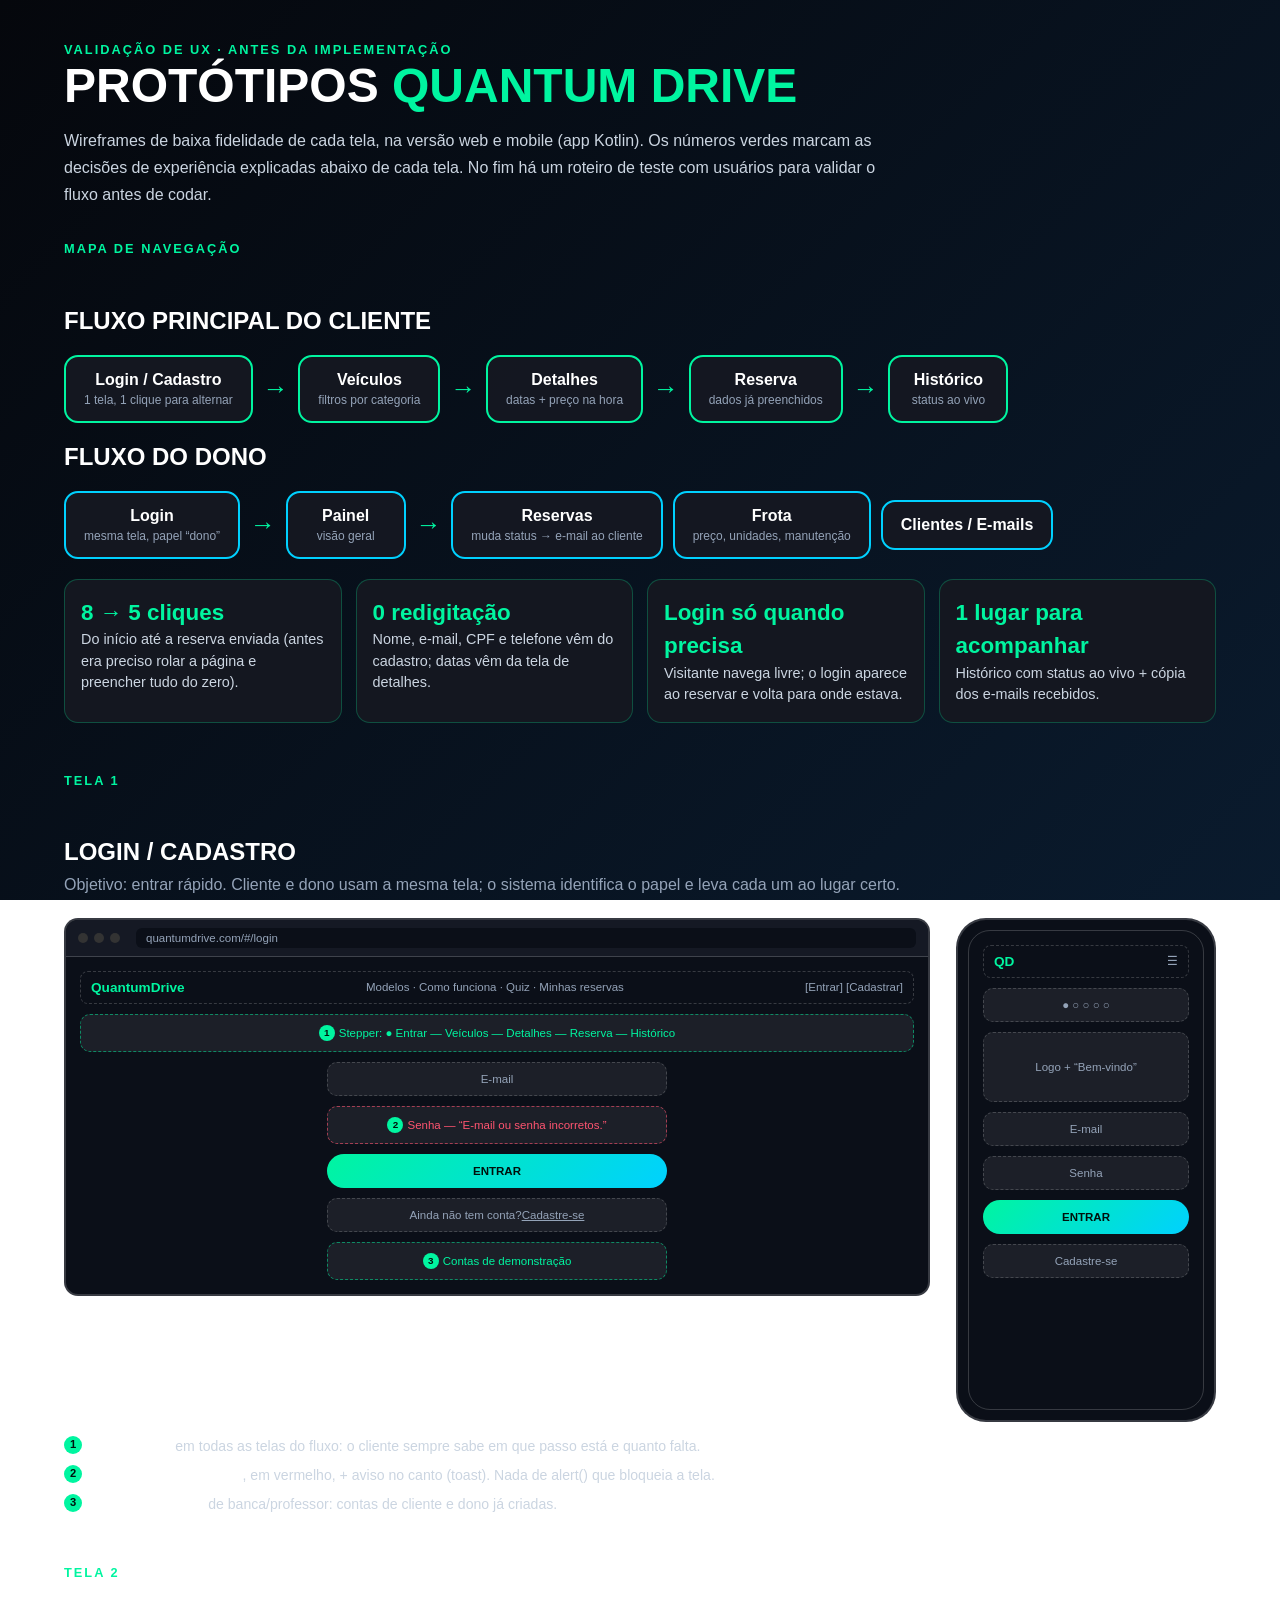
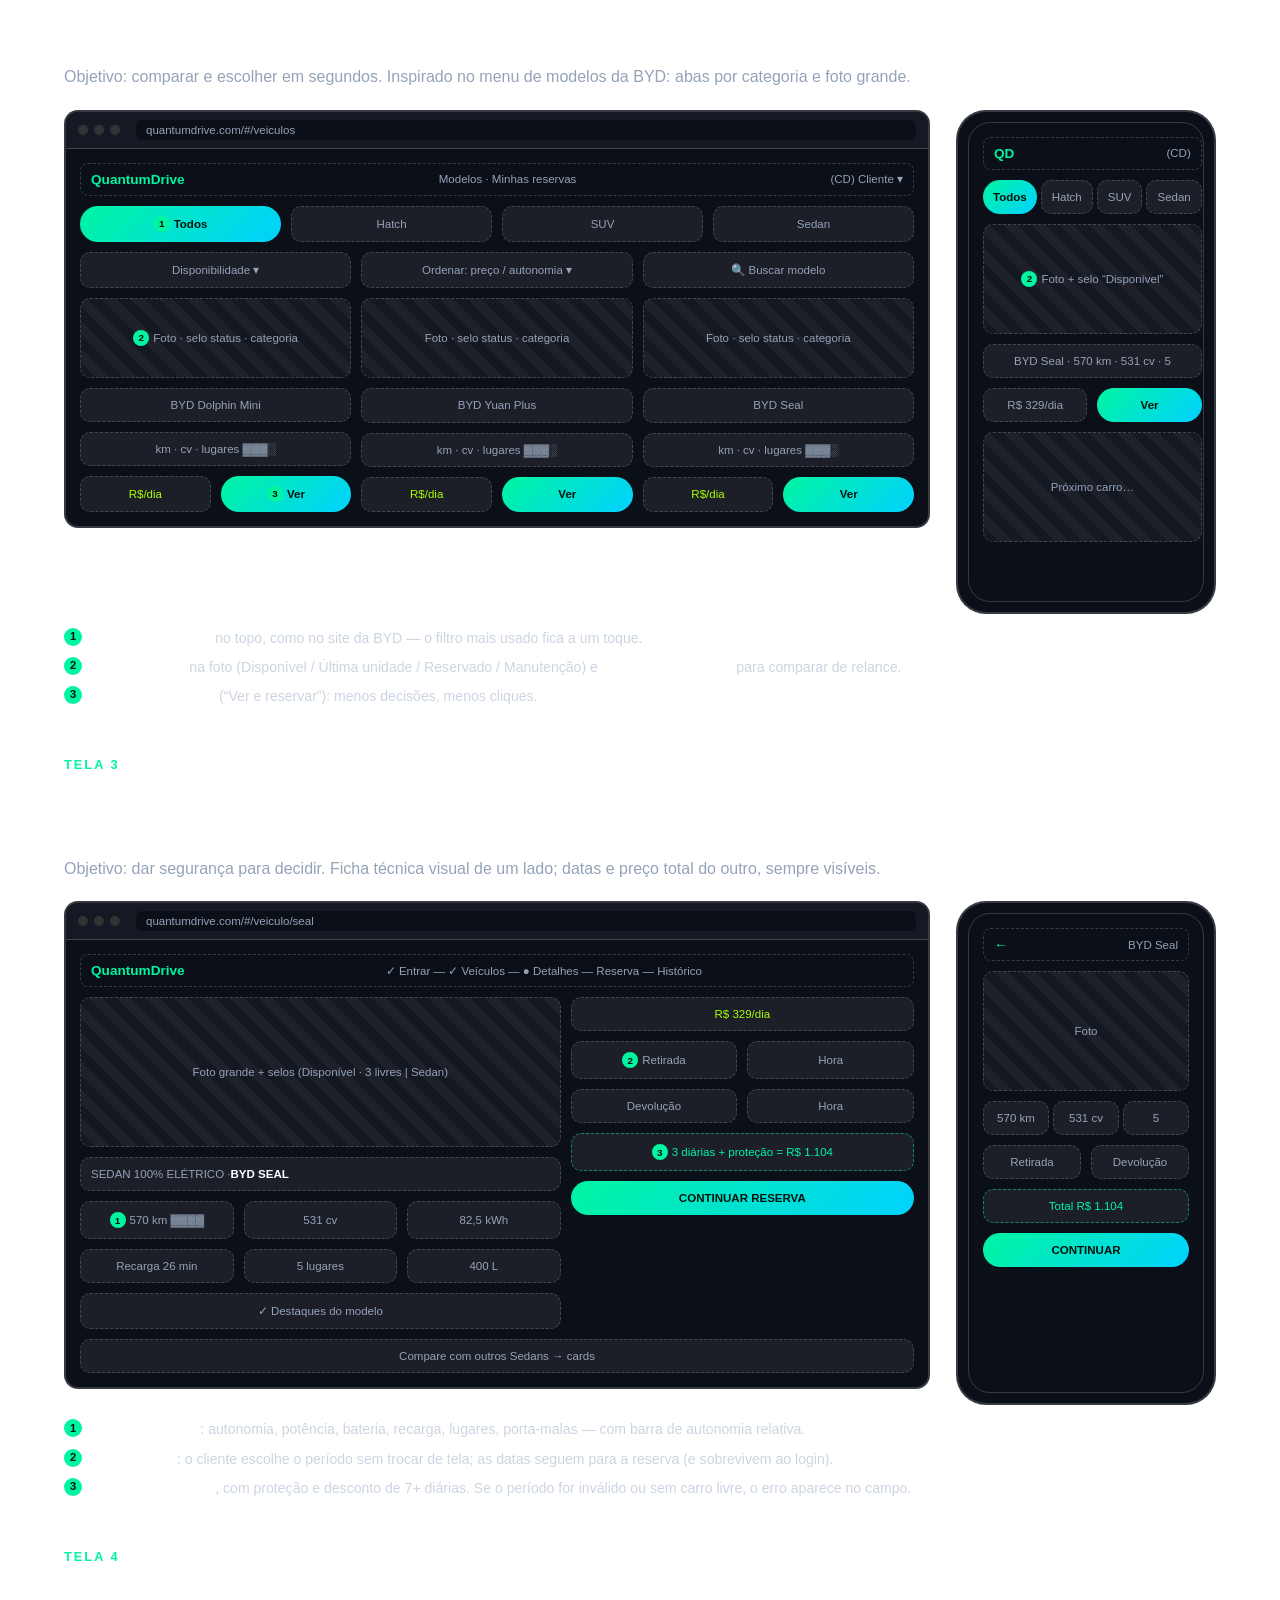
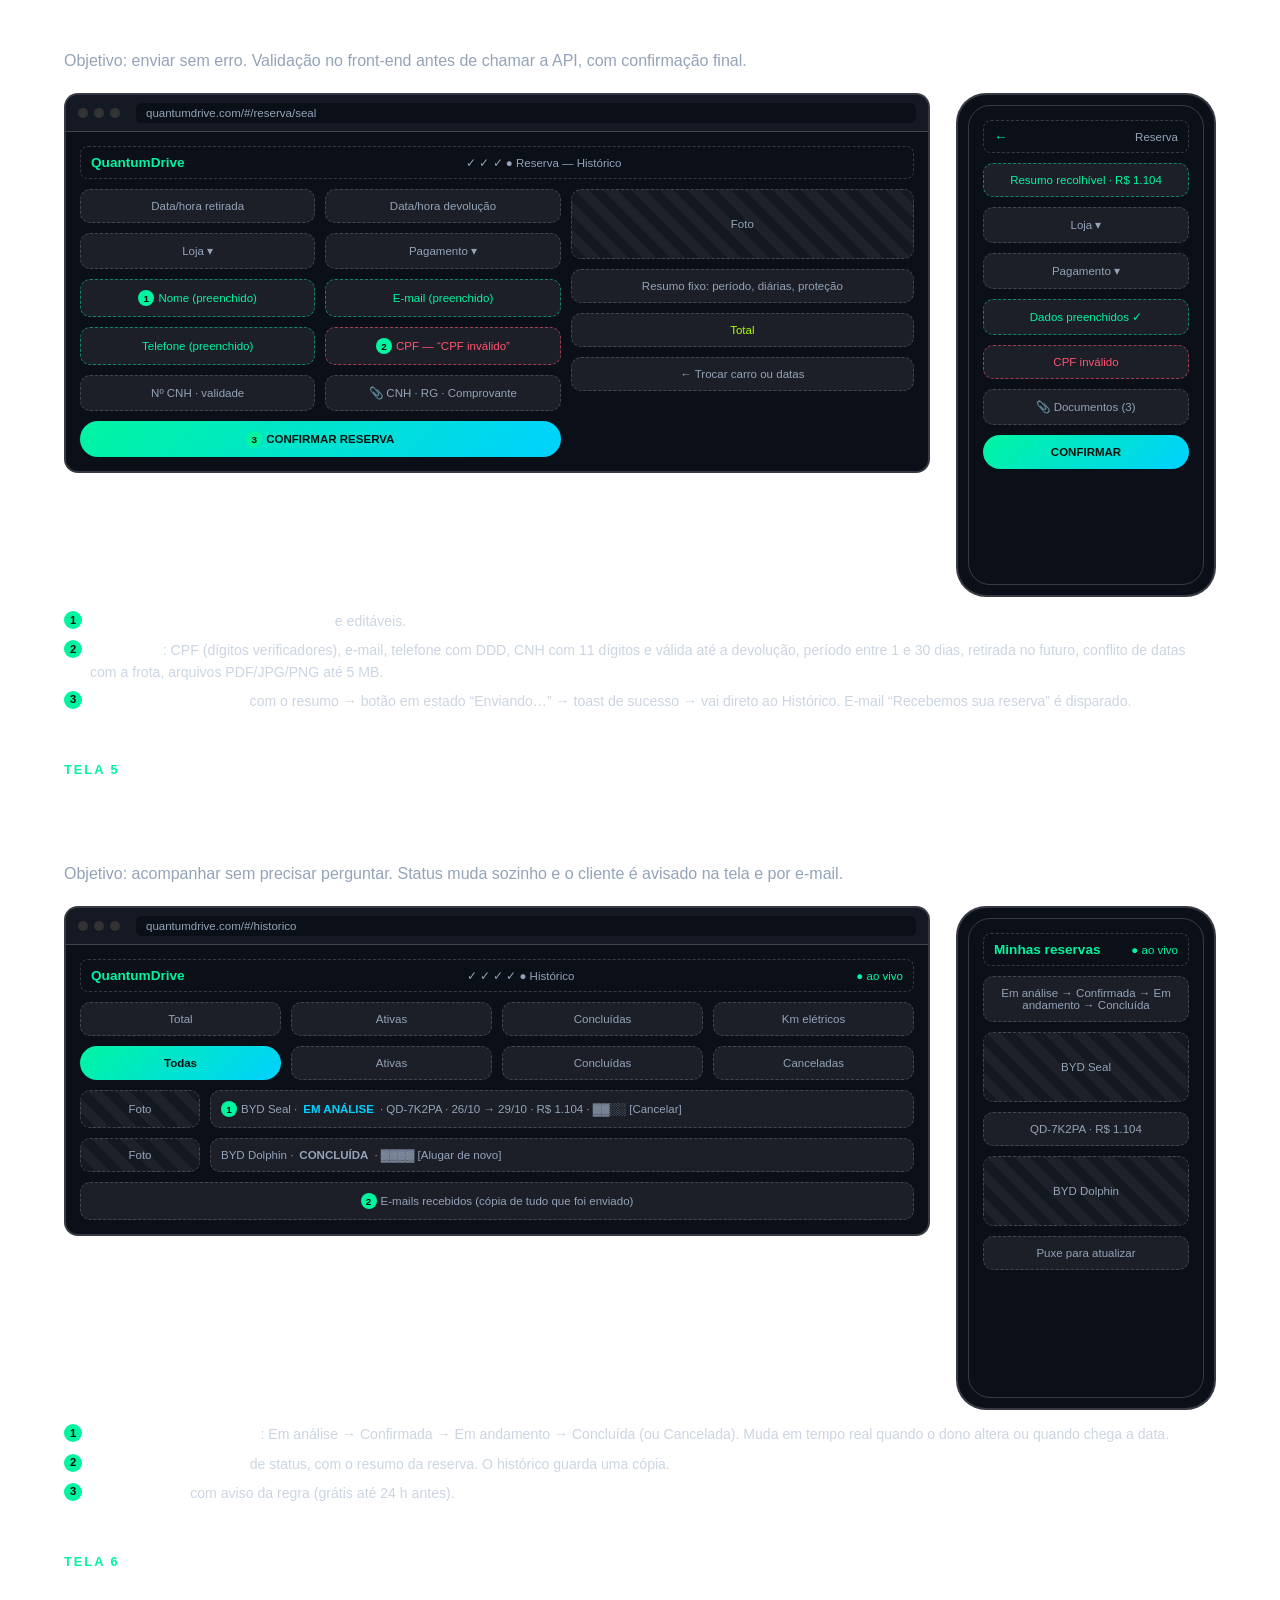
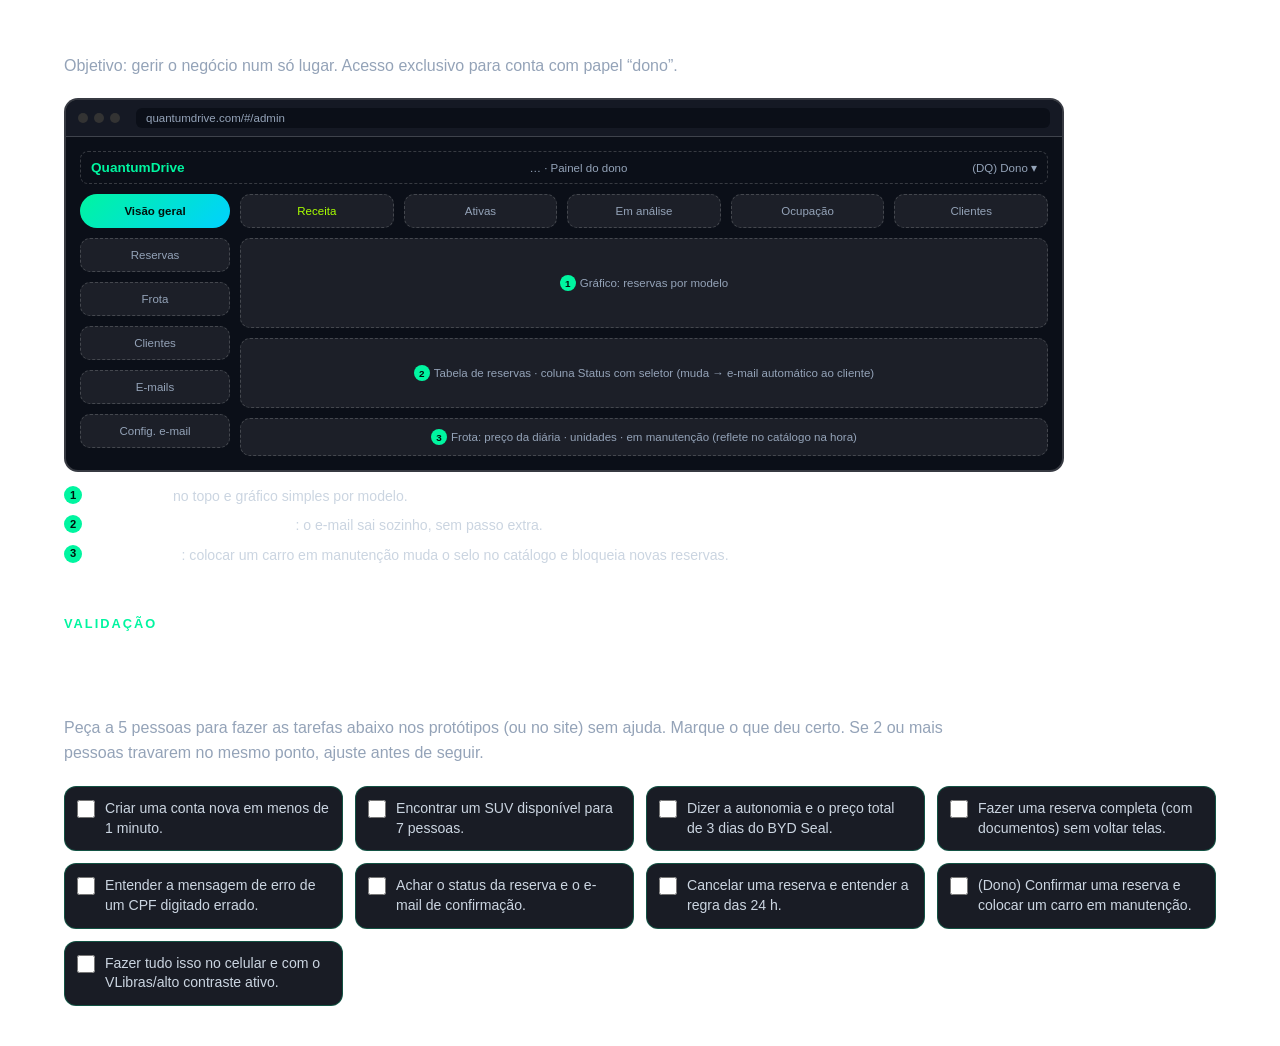
<file: prototipos/index.html>
<!DOCTYPE html>
<html lang="pt-BR">
<head>
<meta charset="UTF-8">
<meta name="viewport" content="width=device-width, initial-scale=1.0">
<title>Protótipos Quantum Drive</title>
<style>
:root{--verde:#00F5A0;--azul:#00D1FF;--lima:#A8FF00;--cinza:#cbd5e1;--c2:#94a3b8;--linha:rgba(255,255,255,.18);--bloco:rgba(255,255,255,.07);}
*{margin:0;padding:0;box-sizing:border-box;font-family:Arial,Helvetica,sans-serif;}
body{background:linear-gradient(135deg,#05070c,#0A1B2E);background-attachment:fixed;color:#fff;padding:40px 5%;}
h1{font-size:clamp(2rem,4vw,3rem);text-transform:uppercase;}
h1 span{color:var(--verde);}
.intro{color:var(--cinza);max-width:820px;line-height:1.7;margin:14px 0 30px;}
.etq{color:var(--verde);font-weight:900;letter-spacing:2px;font-size:.8rem;text-transform:uppercase;}
h2{text-transform:uppercase;margin:50px 0 6px;font-size:1.5rem;}
.obj{color:var(--c2);margin-bottom:20px;line-height:1.6;max-width:900px;}

/* Fluxo */
.fluxo{display:flex;flex-wrap:wrap;gap:10px;align-items:center;margin:20px 0;}
.no{background:rgba(21,24,33,.98);border:2px solid var(--verde);border-radius:14px;padding:14px 18px;font-weight:900;text-align:center;min-width:120px;}
.no small{display:block;color:var(--c2);font-weight:400;font-size:.75rem;margin-top:4px;}
.no.adm{border-color:var(--azul);}
.seta{color:var(--verde);font-size:1.6rem;font-weight:900;}
.metricas{display:grid;grid-template-columns:repeat(auto-fit,minmax(220px,1fr));gap:14px;margin-top:10px;}
.metricas div{background:rgba(21,24,33,.98);border:1px solid rgba(0,245,160,.25);border-radius:14px;padding:16px;color:var(--cinza);font-size:.9rem;line-height:1.5;}
.metricas b{color:var(--verde);display:block;font-size:1.4rem;}

/* Wireframes */
.par{display:grid;grid-template-columns:1fr 260px;gap:26px;align-items:start;}
.desk,.mob{border:2px solid var(--linha);border-radius:14px;overflow:hidden;background:#0b0f18;}
.mob{border-radius:30px;padding:10px;}
.mob .tela{border-radius:22px;overflow:hidden;border:1px solid var(--linha);min-height:480px;}
.barra-nav{display:flex;align-items:center;gap:6px;padding:8px 12px;background:#151924;border-bottom:1px solid var(--linha);}
.barra-nav i{width:10px;height:10px;border-radius:50%;background:#333;}
.barra-nav span{margin-left:10px;font-size:.72rem;color:var(--c2);background:#0b0f18;padding:4px 10px;border-radius:6px;flex:1;}
.wf{padding:14px;display:grid;gap:10px;}
.hd{display:flex;justify-content:space-between;align-items:center;padding:8px 10px;border:1px dashed var(--linha);border-radius:8px;font-size:.72rem;color:var(--c2);}
.hd b{color:var(--verde);font-size:.85rem;}
.bx{background:var(--bloco);border:1px dashed var(--linha);border-radius:10px;padding:10px;font-size:.72rem;color:var(--c2);display:flex;align-items:center;justify-content:center;text-align:center;min-height:34px;}
.img{background:repeating-linear-gradient(45deg,rgba(255,255,255,.04) 0 10px,rgba(255,255,255,.08) 10px 20px);}
.cta{background:linear-gradient(135deg,var(--verde),var(--azul));color:#00110c;font-weight:900;border:none;border-radius:999px;}
.cta2{border:2px solid #fff;color:#fff;font-weight:900;border-radius:999px;background:none;}
.row{display:grid;gap:10px;}
.c2{grid-template-columns:1fr 1fr;}.c3{grid-template-columns:repeat(3,1fr);}.c4{grid-template-columns:repeat(4,1fr);}.c5{grid-template-columns:repeat(5,1fr);}
.c21{grid-template-columns:1.4fr 1fr;}.c14{grid-template-columns:120px 1fr;}
.verde{color:var(--verde);border-color:rgba(0,245,160,.5);}
.erro{color:#ff5470;border-color:rgba(255,84,112,.6);}
.notas{list-style:none;display:grid;gap:8px;margin-top:14px;}
.notas li{color:var(--cinza);font-size:.88rem;line-height:1.5;padding-left:26px;position:relative;}
.notas li b{color:#fff;}
.notas li::before{content:attr(data-n);position:absolute;left:0;top:0;width:18px;height:18px;border-radius:50%;background:var(--verde);color:#00110c;font-size:.7rem;font-weight:900;display:grid;place-items:center;}
.pin{display:inline-grid;place-items:center;width:16px;height:16px;border-radius:50%;background:var(--verde);color:#00110c;font-size:.62rem;font-weight:900;margin-right:4px;flex:none;}
.check{display:grid;grid-template-columns:repeat(auto-fit,minmax(260px,1fr));gap:12px;}
.check label{display:flex;gap:10px;align-items:flex-start;background:rgba(21,24,33,.98);border:1px solid rgba(0,245,160,.25);border-radius:12px;padding:12px;color:var(--cinza);font-size:.88rem;line-height:1.4;cursor:pointer;}
.check input{accent-color:var(--verde);width:18px;height:18px;margin-top:1px;flex:none;}
@media(max-width:820px){.par{grid-template-columns:1fr;}.mob{max-width:280px;margin:auto;}}
@media print{body{background:#05070c;-webkit-print-color-adjust:exact;print-color-adjust:exact;}}
</style>
</head>
<body>

<span class="etq">Validação de UX · antes da implementação</span>
<h1>Protótipos <span>Quantum Drive</span></h1>
<p class="intro">Wireframes de baixa fidelidade de cada tela, na versão web e mobile (app Kotlin). Os números verdes marcam as decisões de experiência explicadas abaixo de cada tela. No fim há um roteiro de teste com usuários para validar o fluxo antes de codar.</p>

<!-- ====================== FLUXO ====================== -->
<span class="etq">Mapa de navegação</span>
<h2>Fluxo principal do cliente</h2>
<div class="fluxo">
  <div class="no">Login / Cadastro<small>1 tela, 1 clique para alternar</small></div><span class="seta">→</span>
  <div class="no">Veículos<small>filtros por categoria</small></div><span class="seta">→</span>
  <div class="no">Detalhes<small>datas + preço na hora</small></div><span class="seta">→</span>
  <div class="no">Reserva<small>dados já preenchidos</small></div><span class="seta">→</span>
  <div class="no">Histórico<small>status ao vivo</small></div>
</div>
<h2 style="margin-top:20px">Fluxo do dono</h2>
<div class="fluxo">
  <div class="no adm">Login<small>mesma tela, papel “dono”</small></div><span class="seta">→</span>
  <div class="no adm">Painel<small>visão geral</small></div><span class="seta">→</span>
  <div class="no adm">Reservas<small>muda status → e-mail ao cliente</small></div>
  <div class="no adm">Frota<small>preço, unidades, manutenção</small></div>
  <div class="no adm">Clientes / E-mails</div>
</div>
<div class="metricas">
  <div><b>8 → 5 cliques</b>Do início até a reserva enviada (antes era preciso rolar a página e preencher tudo do zero).</div>
  <div><b>0 redigitação</b>Nome, e-mail, CPF e telefone vêm do cadastro; datas vêm da tela de detalhes.</div>
  <div><b>Login só quando precisa</b>Visitante navega livre; o login aparece ao reservar e volta para onde estava.</div>
  <div><b>1 lugar para acompanhar</b>Histórico com status ao vivo + cópia dos e-mails recebidos.</div>
</div>

<!-- ====================== 1. LOGIN ====================== -->
<span class="etq" style="display:block;margin-top:50px">Tela 1</span>
<h2>Login / Cadastro</h2>
<p class="obj">Objetivo: entrar rápido. Cliente e dono usam a mesma tela; o sistema identifica o papel e leva cada um ao lugar certo.</p>
<div class="par">
  <div class="desk"><div class="barra-nav"><i></i><i></i><i></i><span>quantumdrive.com/#/login</span></div>
    <div class="wf">
      <div class="hd"><b>QuantumDrive</b><span>Modelos · Como funciona · Quiz · Minhas reservas</span><span>[Entrar] [Cadastrar]</span></div>
      <div class="bx verde"><span class="pin">1</span>Stepper: ● Entrar — Veículos — Detalhes — Reserva — Histórico</div>
      <div style="max-width:340px;margin:auto;width:100%" class="row">
        <div class="bx">E-mail</div><div class="bx erro"><span class="pin">2</span>Senha — “E-mail ou senha incorretos.”</div>
        <div class="bx cta">ENTRAR</div>
        <div class="bx">Ainda não tem conta? <u>Cadastre-se</u></div>
        <div class="bx verde"><span class="pin">3</span>Contas de demonstração</div>
      </div>
    </div></div>
  <div class="mob"><div class="tela"><div class="wf">
      <div class="hd"><b>QD</b><span>☰</span></div>
      <div class="bx">● ○ ○ ○ ○</div>
      <div class="bx" style="min-height:70px">Logo + “Bem-vindo”</div>
      <div class="bx">E-mail</div><div class="bx">Senha</div>
      <div class="bx cta">ENTRAR</div>
      <div class="bx">Cadastre-se</div>
  </div></div></div>
</div>
<ul class="notas">
  <li data-n="1"><b>Stepper fixo</b> em todas as telas do fluxo: o cliente sempre sabe em que passo está e quanto falta.</li>
  <li data-n="2"><b>Erro no próprio campo</b>, em vermelho, + aviso no canto (toast). Nada de alert() que bloqueia a tela.</li>
  <li data-n="3"><b>Atalho para teste</b> de banca/professor: contas de cliente e dono já criadas.</li>
</ul>

<!-- ====================== 2. VEÍCULOS ====================== -->
<span class="etq" style="display:block;margin-top:50px">Tela 2</span>
<h2>Veículos</h2>
<p class="obj">Objetivo: comparar e escolher em segundos. Inspirado no menu de modelos da BYD: abas por categoria e foto grande.</p>
<div class="par">
  <div class="desk"><div class="barra-nav"><i></i><i></i><i></i><span>quantumdrive.com/#/veiculos</span></div>
    <div class="wf">
      <div class="hd"><b>QuantumDrive</b><span>Modelos · Minhas reservas</span><span>(CD) Cliente ▾</span></div>
      <div class="row c4"><div class="bx cta"><span class="pin">1</span>Todos</div><div class="bx">Hatch</div><div class="bx">SUV</div><div class="bx">Sedan</div></div>
      <div class="row c3"><div class="bx">Disponibilidade ▾</div><div class="bx">Ordenar: preço / autonomia ▾</div><div class="bx">🔍 Buscar modelo</div></div>
      <div class="row c3" id="cardsVeic"></div>
    </div></div>
  <div class="mob"><div class="tela"><div class="wf">
      <div class="hd"><b>QD</b><span>(CD)</span></div>
      <div class="row c4" style="gap:4px"><div class="bx cta">Todos</div><div class="bx">Hatch</div><div class="bx">SUV</div><div class="bx">Sedan</div></div>
      <div class="bx img" style="min-height:110px"><span class="pin">2</span>Foto + selo “Disponível”</div>
      <div class="bx">BYD Seal · 570 km · 531 cv · 5</div>
      <div class="row c2"><div class="bx">R$ 329/dia</div><div class="bx cta">Ver</div></div>
      <div class="bx img" style="min-height:110px">Próximo carro…</div>
  </div></div></div>
</div>
<ul class="notas">
  <li data-n="1"><b>Abas de categoria</b> no topo, como no site da BYD — o filtro mais usado fica a um toque.</li>
  <li data-n="2"><b>Selo de status</b> na foto (Disponível / Última unidade / Reservado / Manutenção) e <b>barra de autonomia</b> para comparar de relance.</li>
  <li data-n="3"><b>Um botão por card</b> (“Ver e reservar”): menos decisões, menos cliques.</li>
</ul>

<!-- ====================== 3. DETALHES ====================== -->
<span class="etq" style="display:block;margin-top:50px">Tela 3</span>
<h2>Detalhes do veículo</h2>
<p class="obj">Objetivo: dar segurança para decidir. Ficha técnica visual de um lado; datas e preço total do outro, sempre visíveis.</p>
<div class="par">
  <div class="desk"><div class="barra-nav"><i></i><i></i><i></i><span>quantumdrive.com/#/veiculo/seal</span></div>
    <div class="wf">
      <div class="hd"><b>QuantumDrive</b><span>✓ Entrar — ✓ Veículos — ● Detalhes — Reserva — Histórico</span><span></span></div>
      <div class="row c21">
        <div class="row">
          <div class="bx img" style="min-height:150px">Foto grande + selos (Disponível · 3 livres | Sedan)</div>
          <div class="bx" style="justify-content:flex-start">SEDAN 100% ELÉTRICO · <b style="color:#fff">BYD SEAL</b></div>
          <div class="row c3"><div class="bx"><span class="pin">1</span>570 km ▓▓▓▓</div><div class="bx">531 cv</div><div class="bx">82,5 kWh</div><div class="bx">Recarga 26 min</div><div class="bx">5 lugares</div><div class="bx">400 L</div></div>
          <div class="bx">✓ Destaques do modelo</div>
        </div>
        <div class="row" style="align-content:start">
          <div class="bx" style="color:var(--lima)">R$ 329/dia</div>
          <div class="row c2"><div class="bx"><span class="pin">2</span>Retirada</div><div class="bx">Hora</div><div class="bx">Devolução</div><div class="bx">Hora</div></div>
          <div class="bx verde"><span class="pin">3</span>3 diárias + proteção = R$ 1.104</div>
          <div class="bx cta">CONTINUAR RESERVA</div>
        </div>
      </div>
      <div class="bx">Compare com outros Sedans → cards</div>
    </div></div>
  <div class="mob"><div class="tela"><div class="wf">
      <div class="hd"><b>←</b><span>BYD Seal</span></div>
      <div class="bx img" style="min-height:120px">Foto</div>
      <div class="row c3" style="gap:4px"><div class="bx">570 km</div><div class="bx">531 cv</div><div class="bx">5</div></div>
      <div class="row c2"><div class="bx">Retirada</div><div class="bx">Devolução</div></div>
      <div class="bx verde">Total R$ 1.104</div>
      <div class="bx cta">CONTINUAR</div>
  </div></div></div>
</div>
<ul class="notas">
  <li data-n="1"><b>Ficha em blocos</b>: autonomia, potência, bateria, recarga, lugares, porta-malas — com barra de autonomia relativa.</li>
  <li data-n="2"><b>Datas já aqui</b>: o cliente escolhe o período sem trocar de tela; as datas seguem para a reserva (e sobrevivem ao login).</li>
  <li data-n="3"><b>Preço total ao vivo</b>, com proteção e desconto de 7+ diárias. Se o período for inválido ou sem carro livre, o erro aparece no campo.</li>
</ul>

<!-- ====================== 4. RESERVA ====================== -->
<span class="etq" style="display:block;margin-top:50px">Tela 4</span>
<h2>Reserva</h2>
<p class="obj">Objetivo: enviar sem erro. Validação no front-end antes de chamar a API, com confirmação final.</p>
<div class="par">
  <div class="desk"><div class="barra-nav"><i></i><i></i><i></i><span>quantumdrive.com/#/reserva/seal</span></div>
    <div class="wf">
      <div class="hd"><b>QuantumDrive</b><span>✓ ✓ ✓ ● Reserva — Histórico</span><span></span></div>
      <div class="row c21">
        <div class="row c2">
          <div class="bx">Data/hora retirada</div><div class="bx">Data/hora devolução</div>
          <div class="bx">Loja ▾</div><div class="bx">Pagamento ▾</div>
          <div class="bx verde"><span class="pin">1</span>Nome (preenchido)</div><div class="bx verde">E-mail (preenchido)</div>
          <div class="bx verde">Telefone (preenchido)</div><div class="bx erro"><span class="pin">2</span>CPF — “CPF inválido”</div>
          <div class="bx">Nº CNH · validade</div><div class="bx">📎 CNH · RG · Comprovante</div>
          <div class="bx cta" style="grid-column:1/-1"><span class="pin">3</span>CONFIRMAR RESERVA</div>
        </div>
        <div class="row" style="align-content:start"><div class="bx img" style="min-height:70px">Foto</div><div class="bx">Resumo fixo: período, diárias, proteção</div><div class="bx" style="color:var(--lima)">Total</div><div class="bx">← Trocar carro ou datas</div></div>
      </div>
    </div></div>
  <div class="mob"><div class="tela"><div class="wf">
      <div class="hd"><b>←</b><span>Reserva</span></div>
      <div class="bx verde">Resumo recolhível · R$ 1.104</div>
      <div class="bx">Loja ▾</div><div class="bx">Pagamento ▾</div>
      <div class="bx verde">Dados preenchidos ✓</div>
      <div class="bx erro">CPF inválido</div>
      <div class="bx">📎 Documentos (3)</div>
      <div class="bx cta">CONFIRMAR</div>
  </div></div></div>
</div>
<ul class="notas">
  <li data-n="1"><b>Dados do cadastro pré-preenchidos</b> e editáveis.</li>
  <li data-n="2"><b>Validações</b>: CPF (dígitos verificadores), e-mail, telefone com DDD, CNH com 11 dígitos e válida até a devolução, período entre 1 e 30 dias, retirada no futuro, conflito de datas com a frota, arquivos PDF/JPG/PNG até 5 MB.</li>
  <li data-n="3"><b>Confirmação em modal</b> com o resumo → botão em estado “Enviando…” → toast de sucesso → vai direto ao Histórico. E-mail “Recebemos sua reserva” é disparado.</li>
</ul>

<!-- ====================== 5. HISTÓRICO ====================== -->
<span class="etq" style="display:block;margin-top:50px">Tela 5</span>
<h2>Histórico de reservas</h2>
<p class="obj">Objetivo: acompanhar sem precisar perguntar. Status muda sozinho e o cliente é avisado na tela e por e-mail.</p>
<div class="par">
  <div class="desk"><div class="barra-nav"><i></i><i></i><i></i><span>quantumdrive.com/#/historico</span></div>
    <div class="wf">
      <div class="hd"><b>QuantumDrive</b><span>✓ ✓ ✓ ✓ ● Histórico</span><span class="verde">● ao vivo</span></div>
      <div class="row c4"><div class="bx">Total</div><div class="bx">Ativas</div><div class="bx">Concluídas</div><div class="bx">Km elétricos</div></div>
      <div class="row c4"><div class="bx cta">Todas</div><div class="bx">Ativas</div><div class="bx">Concluídas</div><div class="bx">Canceladas</div></div>
      <div class="row c14"><div class="bx img">Foto</div><div class="bx" style="justify-content:flex-start"><span class="pin">1</span>BYD Seal · <b style="color:var(--azul);margin:0 6px">EM ANÁLISE</b> · QD-7K2PA · 26/10 → 29/10 · R$ 1.104 · ▓▓░░ [Cancelar]</div></div>
      <div class="row c14"><div class="bx img">Foto</div><div class="bx" style="justify-content:flex-start">BYD Dolphin · <b style="color:var(--c2);margin:0 6px">CONCLUÍDA</b> · ▓▓▓▓ [Alugar de novo]</div></div>
      <div class="bx"><span class="pin">2</span>E-mails recebidos (cópia de tudo que foi enviado)</div>
    </div></div>
  <div class="mob"><div class="tela"><div class="wf">
      <div class="hd"><b>Minhas reservas</b><span class="verde">● ao vivo</span></div>
      <div class="bx">Em análise → Confirmada → Em andamento → Concluída</div>
      <div class="bx img" style="min-height:70px">BYD Seal</div>
      <div class="bx">QD-7K2PA · R$ 1.104</div>
      <div class="bx img" style="min-height:70px">BYD Dolphin</div>
      <div class="bx">Puxe para atualizar</div>
  </div></div></div>
</div>
<ul class="notas">
  <li data-n="1"><b>Linha do tempo de status</b>: Em análise → Confirmada → Em andamento → Concluída (ou Cancelada). Muda em tempo real quando o dono altera ou quando chega a data.</li>
  <li data-n="2"><b>E-mail a cada mudança</b> de status, com o resumo da reserva. O histórico guarda uma cópia.</li>
  <li data-n="3"><b>Cancelamento</b> com aviso da regra (grátis até 24 h antes).</li>
</ul>

<!-- ====================== 6. PAINEL DO DONO ====================== -->
<span class="etq" style="display:block;margin-top:50px">Tela 6</span>
<h2>Painel do dono</h2>
<p class="obj">Objetivo: gerir o negócio num só lugar. Acesso exclusivo para conta com papel “dono”.</p>
<div class="desk" style="max-width:1000px"><div class="barra-nav"><i></i><i></i><i></i><span>quantumdrive.com/#/admin</span></div>
  <div class="wf">
    <div class="hd"><b>QuantumDrive</b><span>… · Painel do dono</span><span>(DQ) Dono ▾</span></div>
    <div class="row" style="grid-template-columns:150px 1fr">
      <div class="row" style="align-content:start"><div class="bx cta">Visão geral</div><div class="bx">Reservas</div><div class="bx">Frota</div><div class="bx">Clientes</div><div class="bx">E-mails</div><div class="bx">Config. e-mail</div></div>
      <div class="row">
        <div class="row c5"><div class="bx" style="color:var(--lima)">Receita</div><div class="bx">Ativas</div><div class="bx">Em análise</div><div class="bx">Ocupação</div><div class="bx">Clientes</div></div>
        <div class="bx" style="min-height:90px"><span class="pin">1</span>Gráfico: reservas por modelo</div>
        <div class="bx" style="min-height:70px"><span class="pin">2</span>Tabela de reservas · coluna Status com seletor (muda → e-mail automático ao cliente)</div>
        <div class="bx"><span class="pin">3</span>Frota: preço da diária · unidades · em manutenção (reflete no catálogo na hora)</div>
      </div>
    </div>
  </div></div>
<ul class="notas">
  <li data-n="1"><b>Indicadores</b> no topo e gráfico simples por modelo.</li>
  <li data-n="2"><b>Mudar status = avisar o cliente</b>: o e-mail sai sozinho, sem passo extra.</li>
  <li data-n="3"><b>Frota editável</b>: colocar um carro em manutenção muda o selo no catálogo e bloqueia novas reservas.</li>
</ul>

<!-- ====================== ROTEIRO DE TESTE ====================== -->
<span class="etq" style="display:block;margin-top:50px">Validação</span>
<h2>Roteiro de teste com usuários</h2>
<p class="obj">Peça a 5 pessoas para fazer as tarefas abaixo nos protótipos (ou no site) sem ajuda. Marque o que deu certo. Se 2 ou mais pessoas travarem no mesmo ponto, ajuste antes de seguir.</p>
<div class="check">
  <label><input type="checkbox">Criar uma conta nova em menos de 1 minuto.</label>
  <label><input type="checkbox">Encontrar um SUV disponível para 7 pessoas.</label>
  <label><input type="checkbox">Dizer a autonomia e o preço total de 3 dias do BYD Seal.</label>
  <label><input type="checkbox">Fazer uma reserva completa (com documentos) sem voltar telas.</label>
  <label><input type="checkbox">Entender a mensagem de erro de um CPF digitado errado.</label>
  <label><input type="checkbox">Achar o status da reserva e o e-mail de confirmação.</label>
  <label><input type="checkbox">Cancelar uma reserva e entender a regra das 24 h.</label>
  <label><input type="checkbox">(Dono) Confirmar uma reserva e colocar um carro em manutenção.</label>
  <label><input type="checkbox">Fazer tudo isso no celular e com o VLibras/alto contraste ativo.</label>
</div>

<script>
/* monta os 3 cards de exemplo da tela Veículos */
{ const r = document.getElementById('cardsVeic');
    r.innerHTML = ['Dolphin Mini','Yuan Plus','Seal'].map((n,i)=>`<div class="row"><div class="bx img" style="min-height:80px">${i===0?'<span class="pin">2</span>':''}Foto · selo status · categoria</div><div class="bx">BYD ${n}</div><div class="bx">km · cv · lugares ▓▓▓░</div><div class="row c2"><div class="bx" style="color:var(--lima)">R$/dia</div><div class="bx cta">${i===0?'<span class="pin">3</span>':''}Ver</div></div></div>`).join('');
}
</script>
</body>
</html>
</file>
